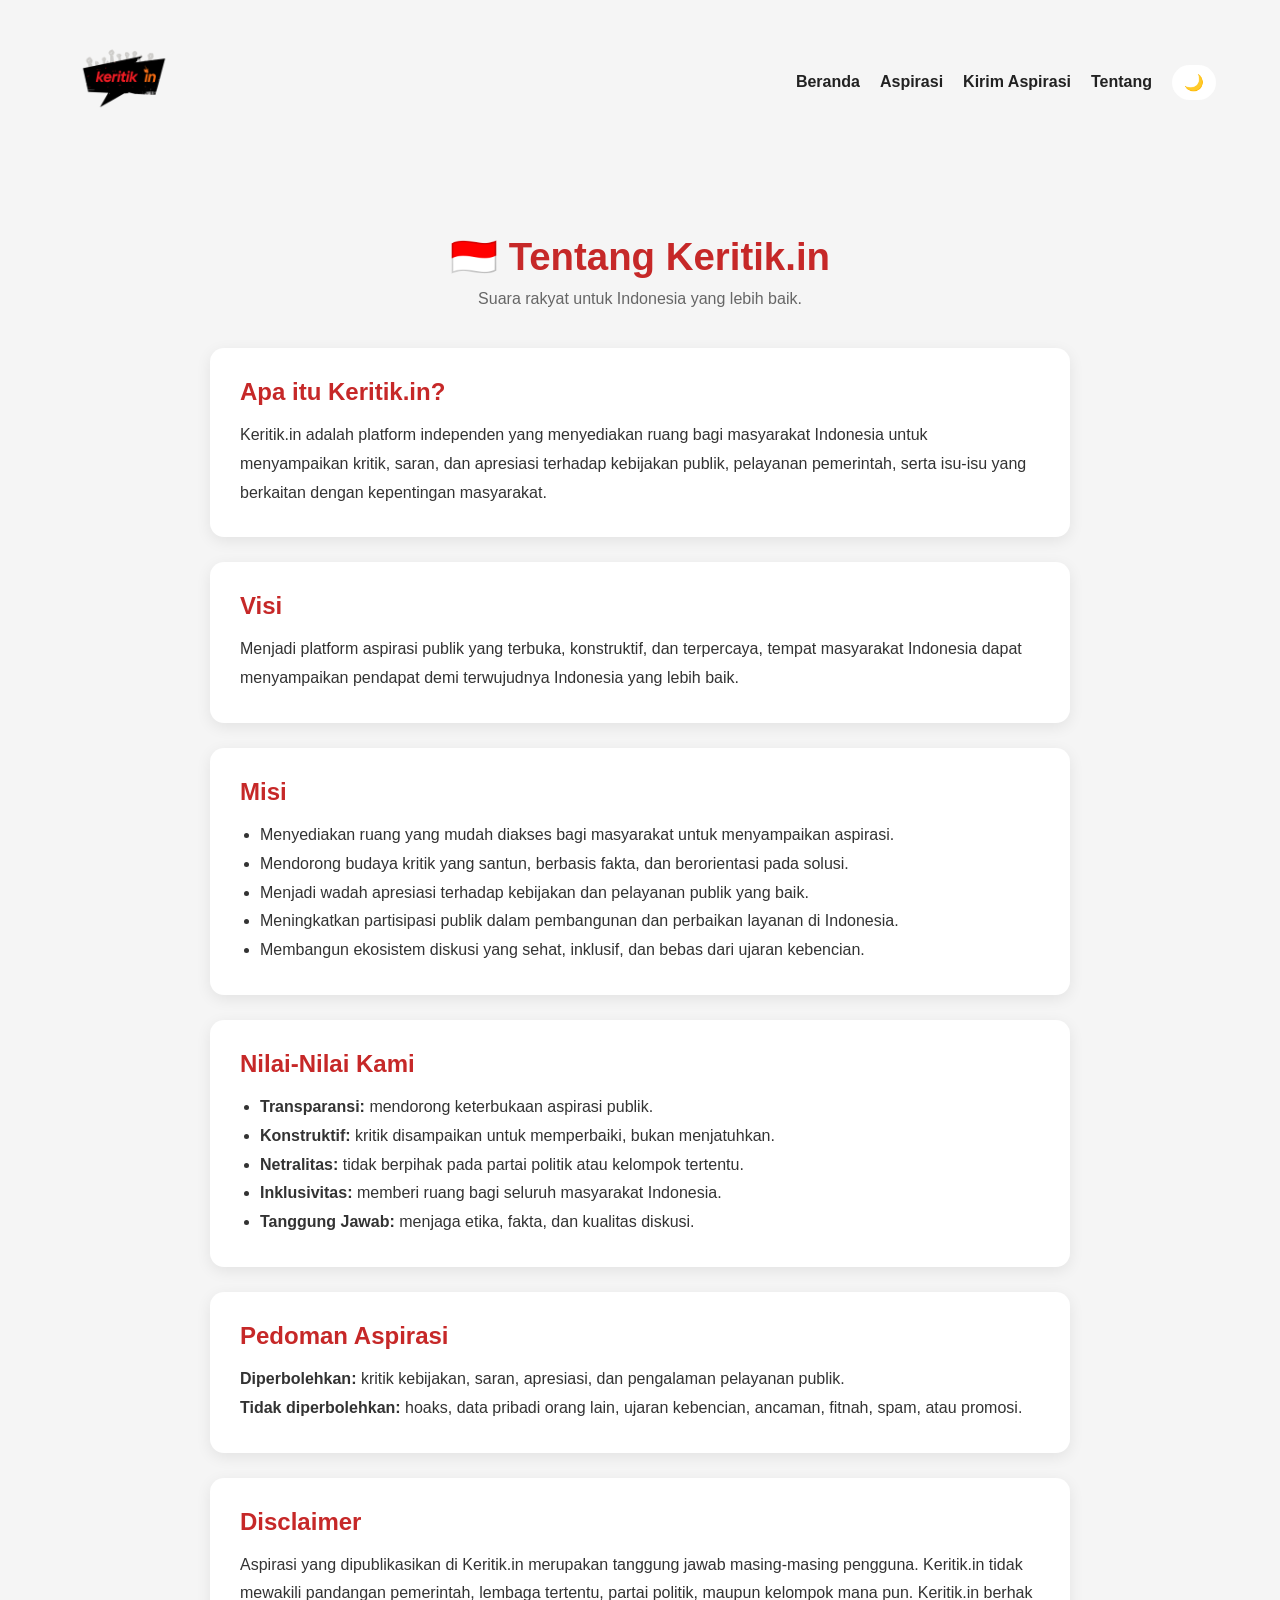
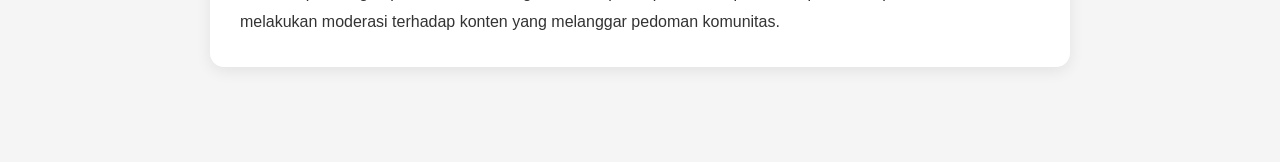
<file: tentang.html>
<!DOCTYPE html>
<html lang="id">
<head>
<meta charset="UTF-8">
<meta name="viewport" content="width=device-width, initial-scale=1.0">

<link rel="icon" type="image/png" href="logo.png">

<title>Tentang | Keritik.in</title>

<meta name="description"
content="Keritik.in adalah platform aspirasi publik Indonesia untuk menyampaikan kritik, saran, dan apresiasi secara konstruktif.">

<meta property="og:title" content="Keritik.in">
<meta property="og:description" content="Suara rakyat untuk Indonesia yang lebih baik.">
<meta property="og:type" content="website">
<meta property="og:image" content="https://keritikin.my.id/logo.png">

<link rel="stylesheet" href="style.css">

<style>
.about-page{
    max-width:900px;
    margin:50px auto;
    padding:20px;
}

.about-card{
    background:white;
    padding:30px;
    border-radius:14px;
    box-shadow:0 4px 15px rgba(0,0,0,.08);
    margin-bottom:25px;
}

.about-card h2{
    color:#c62828;
    margin-bottom:15px;
}

.about-card p,
.about-card li{
    line-height:1.8;
    color:#333;
}

.about-card ul{
    padding-left:20px;
}

.hero-about{
    text-align:center;
    margin-bottom:40px;
}

.hero-about h1{
    font-size:2.4rem;
    color:#c62828;
}

.hero-about p{
    margin-top:10px;
    color:#666;
}
</style>
</head>

<body>

<nav class="page-navbar">

    <div class="page-logo">
        <img src="logo.png" alt="Keritik.in">
    </div>

    <div class="page-menu">
        <a href="index.html">Beranda</a>
        <a href="aspirasi.html">Aspirasi</a>
        <a href="kirim.html">Kirim Aspirasi</a>
        <a href="tentang.html">Tentang</a>

        <button id="themeToggle" class="theme-toggle" type="button">
            🌙
        </button>
    </div>

</nav>

<div class="about-page">

    <div class="hero-about">
        <h1>🇮🇩 Tentang Keritik.in</h1>
        <p>Suara rakyat untuk Indonesia yang lebih baik.</p>
    </div>

    <div class="about-card">
        <h2>Apa itu Keritik.in?</h2>
        <p>
            Keritik.in adalah platform independen yang menyediakan ruang bagi masyarakat Indonesia
            untuk menyampaikan kritik, saran, dan apresiasi terhadap kebijakan publik,
            pelayanan pemerintah, serta isu-isu yang berkaitan dengan kepentingan masyarakat.
        </p>
    </div>

    <div class="about-card">
        <h2>Visi</h2>
        <p>
            Menjadi platform aspirasi publik yang terbuka, konstruktif, dan terpercaya,
            tempat masyarakat Indonesia dapat menyampaikan pendapat demi terwujudnya
            Indonesia yang lebih baik.
        </p>
    </div>

    <div class="about-card">
        <h2>Misi</h2>
        <ul>
            <li>Menyediakan ruang yang mudah diakses bagi masyarakat untuk menyampaikan aspirasi.</li>
            <li>Mendorong budaya kritik yang santun, berbasis fakta, dan berorientasi pada solusi.</li>
            <li>Menjadi wadah apresiasi terhadap kebijakan dan pelayanan publik yang baik.</li>
            <li>Meningkatkan partisipasi publik dalam pembangunan dan perbaikan layanan di Indonesia.</li>
            <li>Membangun ekosistem diskusi yang sehat, inklusif, dan bebas dari ujaran kebencian.</li>
        </ul>
    </div>

    <div class="about-card">
        <h2>Nilai-Nilai Kami</h2>
        <ul>
            <li><strong>Transparansi:</strong> mendorong keterbukaan aspirasi publik.</li>
            <li><strong>Konstruktif:</strong> kritik disampaikan untuk memperbaiki, bukan menjatuhkan.</li>
            <li><strong>Netralitas:</strong> tidak berpihak pada partai politik atau kelompok tertentu.</li>
            <li><strong>Inklusivitas:</strong> memberi ruang bagi seluruh masyarakat Indonesia.</li>
            <li><strong>Tanggung Jawab:</strong> menjaga etika, fakta, dan kualitas diskusi.</li>
        </ul>
    </div>

    <div class="about-card">
        <h2>Pedoman Aspirasi</h2>
        <p><strong>Diperbolehkan:</strong> kritik kebijakan, saran, apresiasi, dan pengalaman pelayanan publik.</p>
        <p><strong>Tidak diperbolehkan:</strong> hoaks, data pribadi orang lain, ujaran kebencian, ancaman, fitnah, spam, atau promosi.</p>
    </div>

    <div class="about-card">
        <h2>Disclaimer</h2>
        <p>
            Aspirasi yang dipublikasikan di Keritik.in merupakan tanggung jawab masing-masing pengguna.
            Keritik.in tidak mewakili pandangan pemerintah, lembaga tertentu, partai politik,
            maupun kelompok mana pun. Keritik.in berhak melakukan moderasi terhadap konten
            yang melanggar pedoman komunitas.
        </p>
    </div>

</div>

<script src="theme.js"></script>

</body>
</html>
</file>
<file: style.css>
*{
    margin:0;
    padding:0;
    box-sizing:border-box;
}

body{
    font-family:Arial, sans-serif;
    background:#f5f5f5;
    color:#222;
    display:block;
}

.page-logo img{
    width:120px;
    height:auto;
}

.page-menu{
    display:flex;
    gap:20px;
}

.page-menu a{
    color:#222;
    text-decoration:none;
    font-weight:600;
}

.page-menu a:hover{
    color:#c62828;
}
}

.container{
    width:90%;
    max-width:1200px;
    margin:auto;
}

/* HERO VIDEO */

.hero{
    position:relative;
    height:100vh;
    overflow:hidden;
    color:white;
}

.hero-video{
    position:absolute;
    top:0;
    left:0;
    width:100%;
    height:100%;
    object-fit:cover;
}

.overlay{
    position:absolute;
    inset:0;
    background:rgba(0,0,0,.45);
    z-index:1;
}

/* NAVBAR */

.navbar{
    position:relative;
    z-index:100;

    display:flex;
    justify-content:space-between;
    align-items:center;

    max-width:1200px;
    margin:auto;
    padding:20px;
}

.logo{
    display:flex;
    align-items:center;
    gap:10px;

    font-size:24px;
    font-weight:bold;
}

.logo img{
    width:55px;
    height:55px;
    object-fit:contain;
}

.menu{
    display:flex;
    gap:20px;
}

.menu a{
    color:white;
    text-decoration:none;
    font-weight:600;
}

/* HERO CONTENT */

.hero-content{
    position:relative;
    z-index:100;

    height:calc(100vh - 100px);

    display:flex;
    flex-direction:column;
    justify-content:center;
    align-items:center;

    text-align:center;
}

.hero-content h1{
    font-size:4rem;
    margin-bottom:15px;
}

.hero-content p{
    font-size:1.2rem;
    margin-bottom:30px;
}

.hero-buttons{
    display:flex;
    gap:15px;
}

.btn{
    background:white;
    color:#c62828;
    padding:12px 24px;
    text-decoration:none;
    border-radius:8px;
    font-weight:bold;
}

.btn-outline{
    border:2px solid white;
    color:white;
    padding:12px 24px;
    text-decoration:none;
    border-radius:8px;
    font-weight:bold;
}

/* ABOUT */

.about{
    padding:80px 0;
    text-align:center;
}

.about p{
    margin-top:20px;
    line-height:1.8;
}

/* STATS */

.stats{
    padding:50px 0;
}

.stats .container{
    display:flex;
    gap:20px;
    flex-wrap:wrap;
    justify-content:center;
}

.card{
    background:white;
    width:220px;
    padding:30px;
    border-radius:12px;
    text-align:center;
    box-shadow:0 2px 10px rgba(0,0,0,.1);
}

/* ASPIRASI TERBARU */

.latest{
    padding:70px 0;
    text-align:center;
}

.latest-subtitle{
    color:#666;
    margin-top:10px;
}

.latest-grid{
    display:flex;
    gap:25px;
    justify-content:center;
    flex-wrap:wrap;
    margin-top:35px;
}

.latest-card{
    background:white;
    width:300px;
    padding:25px;
    border-radius:14px;
    box-shadow:0 4px 15px rgba(0,0,0,.08);
    text-align:left;
}

.latest-card .badge{
    display:inline-block;
    padding:5px 10px;
    border-radius:20px;
    font-size:14px;
    margin-bottom:10px;
    background:#eee;
}

.latest-card h3{
    margin-bottom:10px;
}

.latest-card p{
    color:#555;
    line-height:1.6;
}

/* FEATURES */

.features{
    padding:80px 0;
    text-align:center;
}

.feature-grid{
    display:flex;
    gap:25px;
    justify-content:center;
    flex-wrap:wrap;
    margin-top:40px;
}

.feature-card{
    background:white;
    width:300px;
    padding:30px;
    border-radius:14px;
    box-shadow:0 4px 15px rgba(0,0,0,.08);
}

.feature-card h3{
    margin-bottom:15px;
}

.feature-card p{
    line-height:1.7;
    color:#555;
}

/* FOOTER */

footer{
    text-align:center;
    padding:30px;
}

.page-navbar{
    width:90%;
    max-width:1200px;
    margin:0 auto;
    padding:20px 0;

    display:flex;
    justify-content:space-between;
    align-items:center;

    position:relative;
}

.page-logo img{
    width:120px;
    height:auto;
}

.page-menu{
    display:flex;
    align-items:center;
    gap:20px;
}

.page-menu a{
    color:#222;
    text-decoration:none;
    font-weight:600;
}

.page-menu a:hover{
    color:#c62828;
}

.support-link{
    display:inline-block;
    margin-bottom:12px;
    padding:10px 18px;
    background:#c62828;
    color:white;
    text-decoration:none;
    border-radius:25px;
    font-weight:bold;
    transition:.2s;
}

.support-link:hover{
    opacity:.85;
    transform:translateY(-2px);
}

/* MOBILE */

@media (max-width:768px){

    .navbar{
        flex-direction:column;
        gap:15px;
        text-align:center;
    }

    .menu{
        flex-wrap:wrap;
        justify-content:center;
        gap:15px;
    }

    .hero-content h1{
        font-size:2.8rem;
    }

    .hero-content p{
        font-size:1rem;
    }

    .hero-buttons{
        flex-direction:column;
        width:100%;
        align-items:center;
    }

    .btn,
    .btn-outline{
        width:250px;
        text-align:center;
    }

    .stats .container,
    .feature-grid,
    .latest-grid{
        flex-direction:column;
        align-items:center;
    }

    .card,
    .feature-card,
    .latest-card{
        width:100%;
        max-width:350px;
    }

        /* Navbar untuk halaman biasa seperti tentang.html */
    .page-navbar{
        flex-direction:column;
        gap:15px;
        text-align:center;
    }

    .page-menu{
        flex-wrap:wrap;
        justify-content:center;
        gap:12px;
    }

    .page-logo img{
        width:140px;
    }
}

/* DARK MODE */

.theme-toggle{
    border:none;
    background:white;
    color:#c62828;
    padding:8px 12px;
    border-radius:20px;
    cursor:pointer;
    font-size:16px;
    font-weight:bold;
}

body.dark-mode{
    background:#121212;
    color:#f5f5f5;
}

body.dark-mode .about,
body.dark-mode .stats,
body.dark-mode .latest,
body.dark-mode .features{
    background:#121212;
}

body.dark-mode .card,
body.dark-mode .latest-card,
body.dark-mode .feature-card,
body.dark-mode .aspirasi-card,
body.dark-mode .about-card,
body.dark-mode .form-container,
body.dark-mode .stat-card{
    background:#1e1e1e;
    color:#f5f5f5;
    box-shadow:0 4px 20px rgba(0,0,0,.35);
}

body.dark-mode .latest-card p,
body.dark-mode .feature-card p,
body.dark-mode .about-card p,
body.dark-mode .about-card li,
body.dark-mode .meta,
body.dark-mode .latest-subtitle,
body.dark-mode .page-hero p,
body.dark-mode .hero-about p{
    color:#cfcfcf;
}

body.dark-mode .page-navbar{
    background:#121212;
}

body.dark-mode .page-menu a{
    color:#f5f5f5;
}

body.dark-mode .page-menu a:hover{
    color:#ff5252;
}

body.dark-mode input,
body.dark-mode select,
body.dark-mode textarea{
    background:#1e1e1e;
    color:#f5f5f5;
    border:1px solid #444;
}

body.dark-mode input::placeholder,
body.dark-mode textarea::placeholder{
    color:#aaa;
}

body.dark-mode .search-box input{
    background:#1e1e1e;
    color:#f5f5f5;
    border:1px solid #444;
}

body.dark-mode .filter-btn{
    background:#1e1e1e;
    color:#f5f5f5;
}

body.dark-mode .filter-btn.active{
    background:#c62828;
    color:white;
}

body.dark-mode .badge{
    color:#222;
}

body.dark-mode .notice{
    background:#332b13;
    color:#ffe9a6;
}

body.dark-mode footer{
    background:#121212;
    color:#ccc;
}

body.dark-mode .theme-toggle{
    background:#c62828;
    color:white;
}

body.dark-mode .support-link{
    background:#ff5252;
    color:white;
}
</file>
